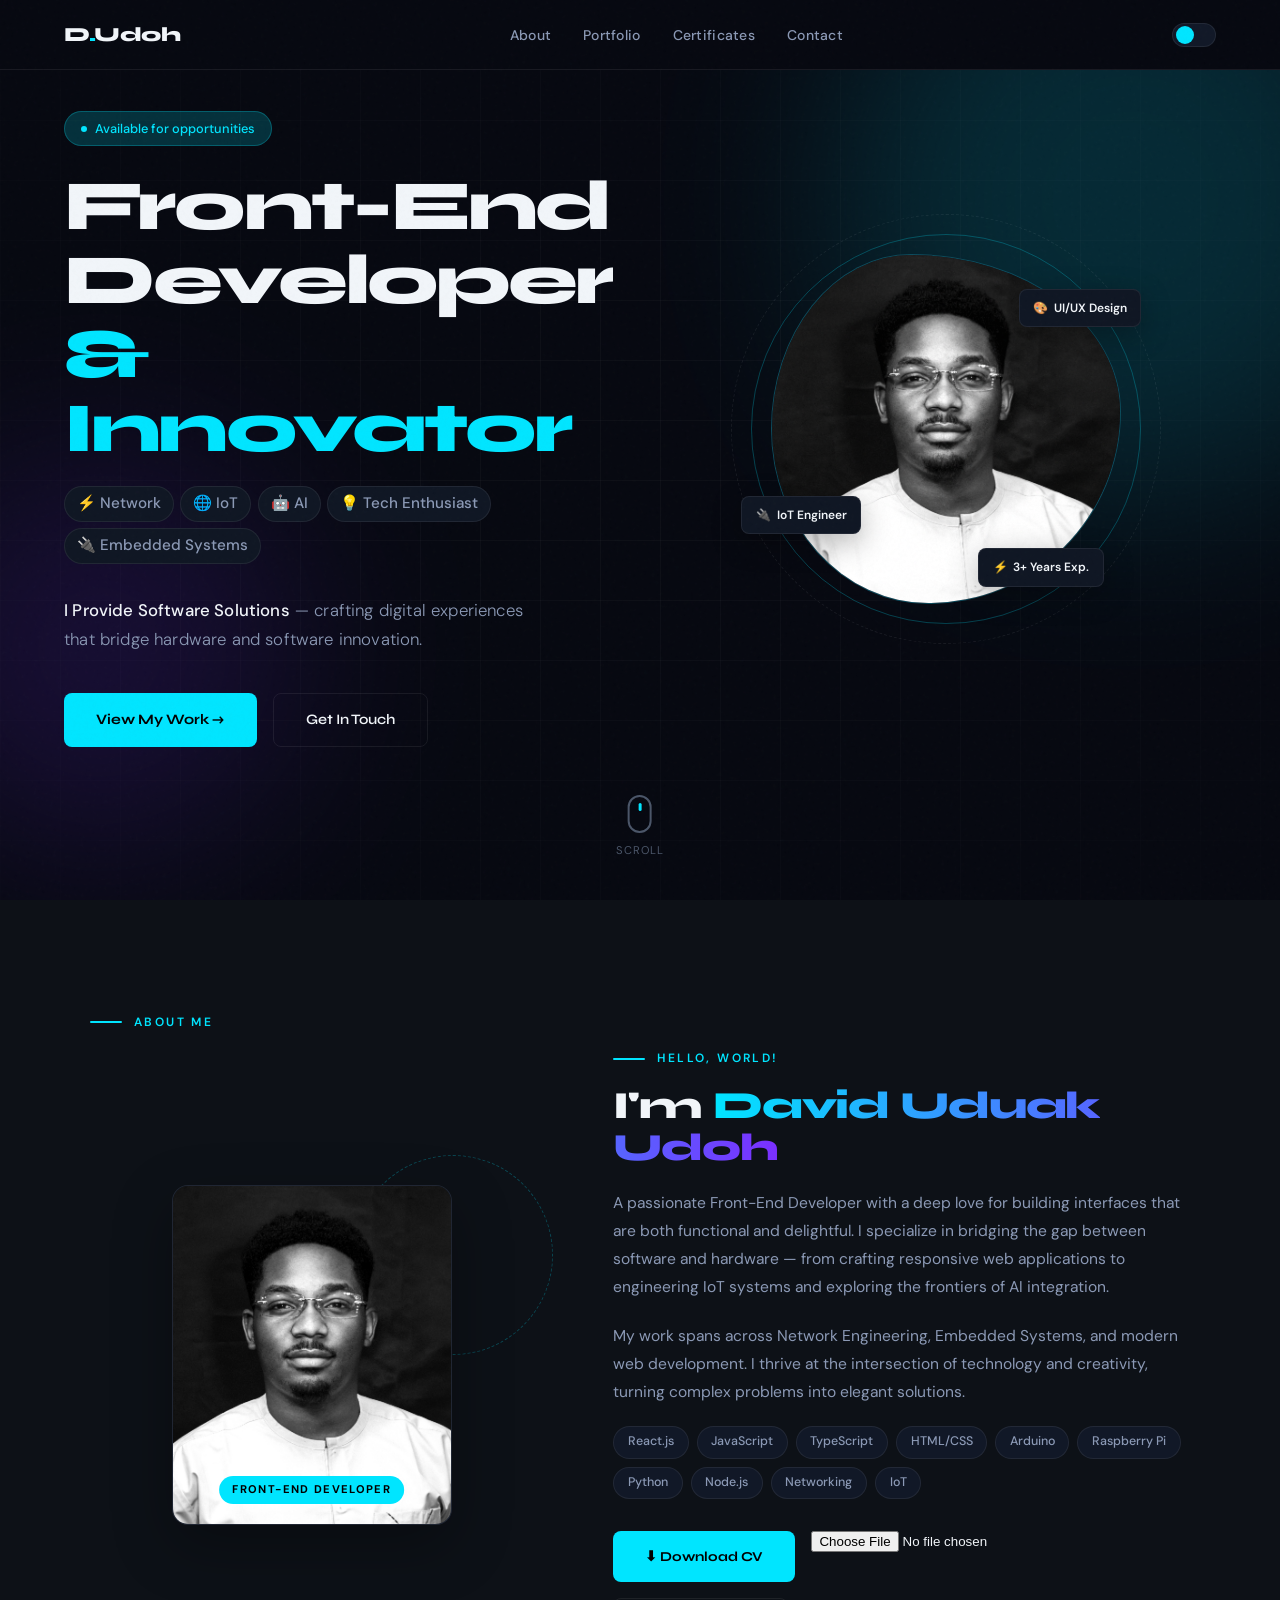
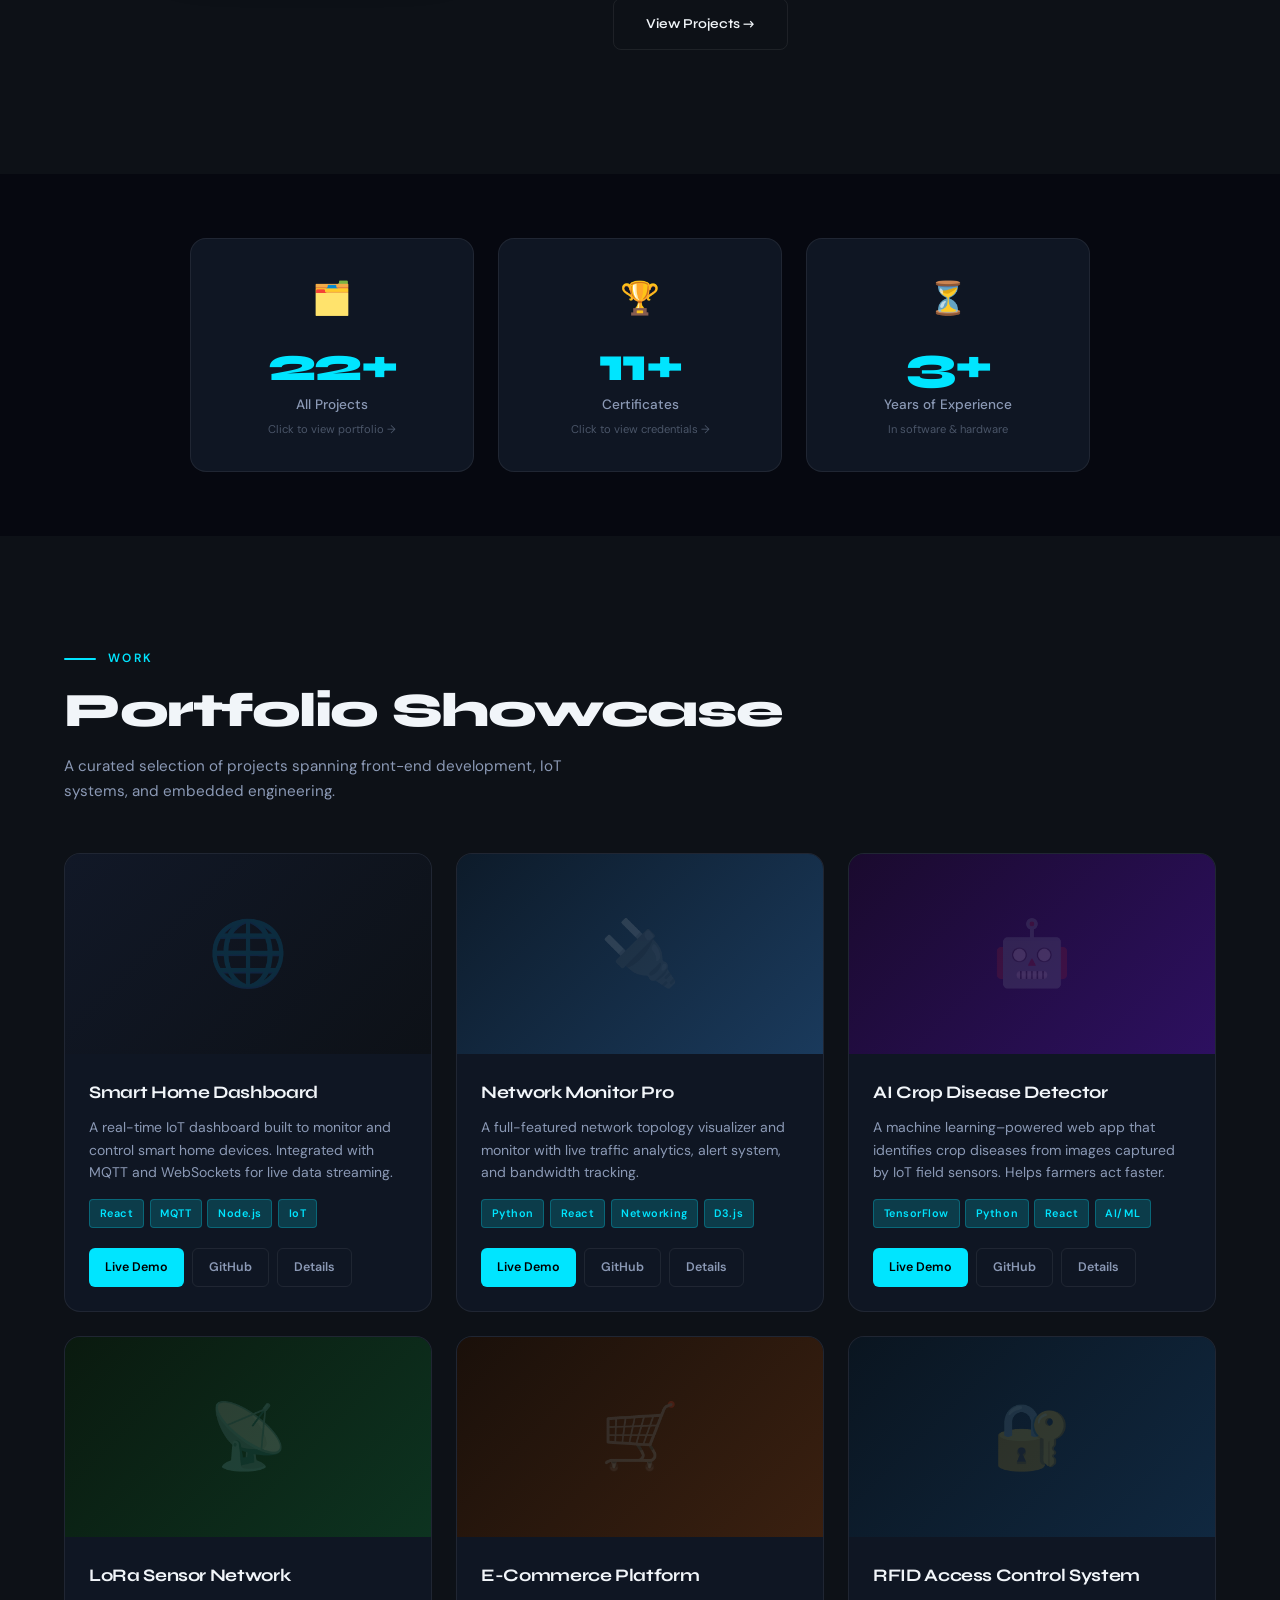
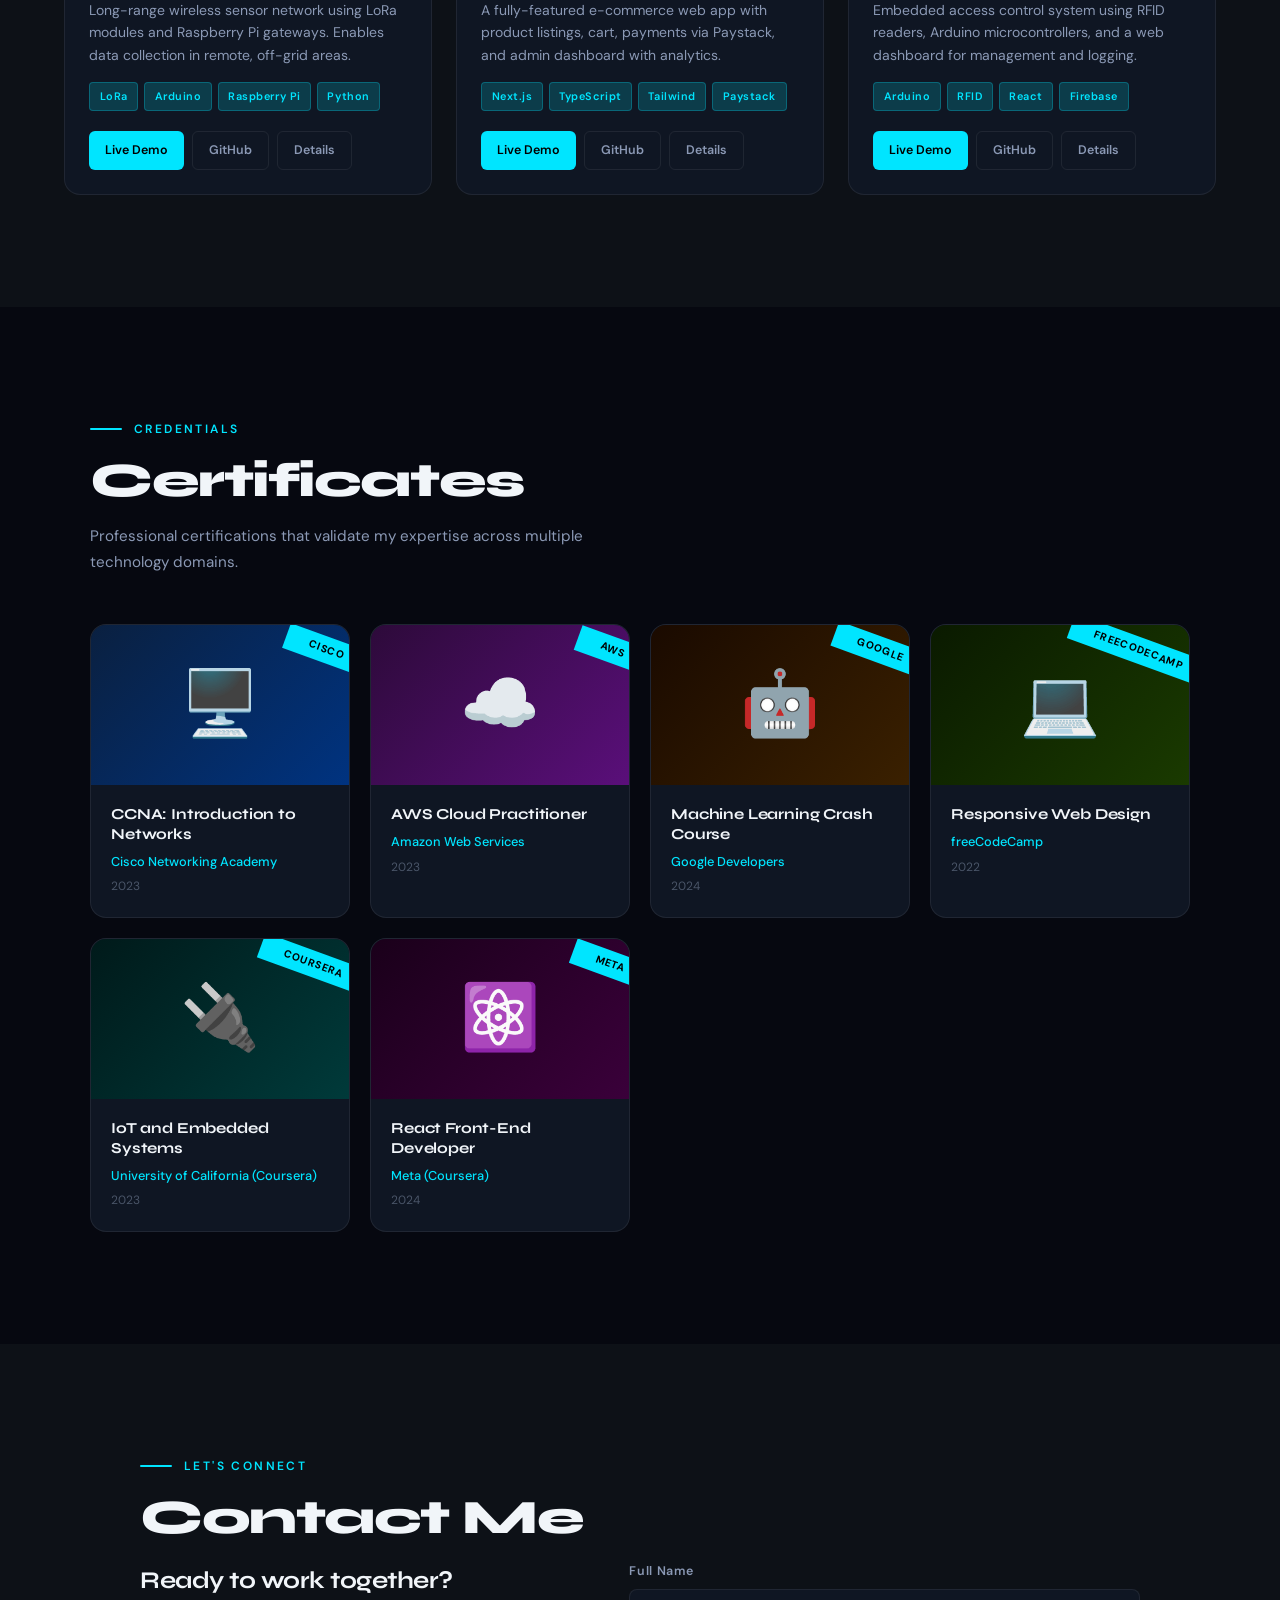
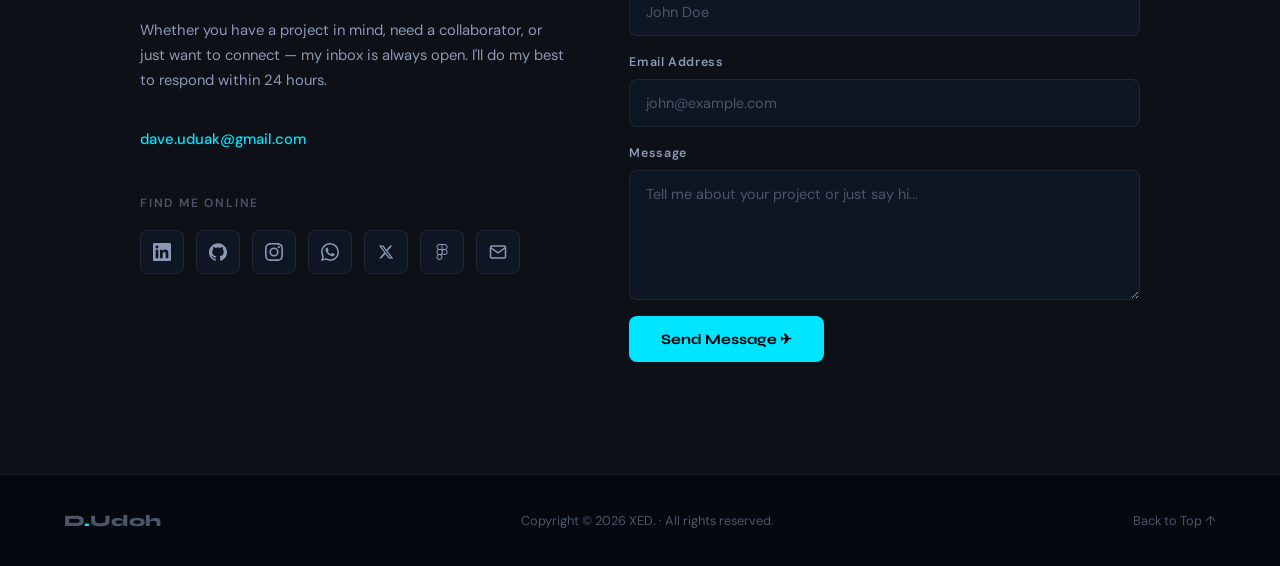
<file: portfolio.html>
<!DOCTYPE html>
<html lang="en" data-theme="dark">
<head>
  <meta charset="UTF-8">
  <meta name="viewport" content="width=device-width, initial-scale=1.0">
  <title>Udoh, David Uduak — Front-End Developer</title>


  <link rel="stylesheet" href="portfoliostyle.css">

  <link rel="preconnect" href="https://fonts.googleapis.com">
  <link rel="preconnect" href="https://fonts.gstatic.com" crossorigin>
  <link href="https://fonts.googleapis.com/css2?family=Syne:wght@400;600;700;800&family=DM+Sans:ital,opsz,wght@0,9..40,300;0,9..40,400;0,9..40,500;1,9..40,300&display=swap" rel="stylesheet">

</head>
<body>

  <nav id="navbar">
    <a href="#hero" class="nav-logo">D<span>.</span>Udoh</a>

    <ul class="nav-links">
      <li><a href="#about">About</a></li>
      <li><a href="#projects">Portfolio</a></li>
      <li><a href="#certificates">Certificates</a></li>
      <li><a href="#contact">Contact</a></li>
    </ul>

    <div class="nav-right">
      <button class="theme-toggle" id="themeToggle" aria-label="Toggle theme">
        <div class="theme-toggle-thumb" id="themeThumb">
          <span id="themeIcon">🌙</span>
        </div>
      </button>
      <button class="hamburger" id="hamburger" aria-label="Open menu">
        <span></span>
        <span></span>
        <span></span>
      </button>
    </div>
  </nav>

  <!-- Mobile Navigation -->
  <div class="mobile-nav" id="mobileNav">
    <a href="#about"        onclick="closeMobileNav()">About</a>
    <a href="#projects"     onclick="closeMobileNav()">Portfolio</a>
    <a href="#certificates" onclick="closeMobileNav()">Certificates</a>
    <a href="#contact"      onclick="closeMobileNav()">Contact</a>
  </div>



  <section id="hero">

    <!-- Background decorations -->
    <div class="hero-orb orb-1"></div>
    <div class="hero-orb orb-2"></div>
    <div class="hero-grid"></div>

    <div class="hero-inner">

      <!-- Left: Text Content -->
      <div class="hero-content">
        <div class="hero-badge">
          <div class="hero-badge-dot"></div>
          Available for opportunities
        </div>

        <h1 class="hero-title">
          <div class="hero-title-line"><span>Front-End</span></div>
          <div class="hero-title-line"><span>Developer</span></div>
          <div class="hero-title-line"><span>&amp; Innovator</span></div>
        </h1>

        <div class="hero-sub">
          <span class="sub-tag">⚡ Network</span>
          <span class="sub-tag">🌐 IoT</span>
          <span class="sub-tag">🤖 AI</span>
          <span class="sub-tag">💡 Tech Enthusiast</span>
          <span class="sub-tag">🔌 Embedded Systems</span>
        </div>

        <p class="hero-tagline">
          <strong>I Provide Software Solutions</strong> — crafting digital experiences<br>
          that bridge hardware and software innovation.
        </p>

        <div class="hero-cta">
          <a href="#projects" class="btn-primary">View My Work →</a>
          <a href="#contact"  class="btn-outline">Get In Touch</a>
        </div>
      </div>

      <!-- Right: Avatar Visual -->
      <div class="hero-visual">
        <div class="hero-avatar-wrap">
          <div class="hero-ring"></div>
          <div class="hero-ring-2"></div>

          <div class="hero-avatar-frame" id="heroAvatarFrame">
                <img src="David_Pic.JPG" alt="David Uduak Udoh">
          
          </div>

          <div class="hero-float-badge badge-1"><span>🎨</span> UI/UX Design</div>
          <div class="hero-float-badge badge-2"><span>🔌</span> IoT Engineer</div>
          <div class="hero-float-badge badge-3"><span>⚡</span> 3+ Years Exp.</div>
        </div>
      </div>

    </div>

    <!-- Scroll Indicator -->
    <div class="scroll-indicator" onclick="document.getElementById('about').scrollIntoView({behavior:'smooth'})">
      <div class="scroll-mouse">
        <div class="scroll-wheel"></div>
      </div>
      <span>Scroll</span>
    </div>

  </section>


  <!-- ============================================================
       ABOUT ME SECTION
  ============================================================ -->
  <section id="about">
    <div style="max-width:1100px; margin:0 auto;">

      <div class="section-label reveal">About Me</div>

      <div class="about-grid">

        <!-- Left: Photo Card -->
        <div class="about-photo-wrap reveal">
          <div class="about-deco-circle"></div>
          <div class="about-photo-card">
                <img src="David_Pic.JPG" alt="David Uduak Udoh">
            <!--
              Replace with actual photo:
              
            -->
            <div class="about-photo-placeholder">👨‍💻</div>
            <div class="about-photo-tag">Front-End Developer</div>
          </div>
        </div>

        <!-- Right: Bio Content -->
        <div class="about-content">
          <div class="section-label reveal">Hello, World!</div>

          <h2 class="about-name reveal">
            I'm <span class="about-name-highlight">David Uduak Udoh</span>
          </h2>

          <p class="about-bio reveal">
            A passionate Front-End Developer with a deep love for building interfaces that are both
            functional and delightful. I specialize in bridging the gap between software and hardware —
            from crafting responsive web applications to engineering IoT systems and exploring the
            frontiers of AI integration.
          </p>

          <p class="about-bio reveal">
            My work spans across Network Engineering, Embedded Systems, and modern web development.
            I thrive at the intersection of technology and creativity, turning complex problems into
            elegant solutions.
          </p>

          <div class="about-skills reveal">
            <span class="skill-chip">React.js</span>
            <span class="skill-chip">JavaScript</span>
            <span class="skill-chip">TypeScript</span>
            <span class="skill-chip">HTML/CSS</span>
            <span class="skill-chip">Arduino</span>
            <span class="skill-chip">Raspberry Pi</span>
            <span class="skill-chip">Python</span>
            <span class="skill-chip">Node.js</span>
            <span class="skill-chip">Networking</span>
            <span class="skill-chip">IoT</span>
          </div>

          <div class="about-cta reveal">
             <a href="DAVID_UDUAK_UDOH_Resume.pdf" target="_blank" download="DAVID_UDUAK_UDOH_Resume.pdf" class="btn-primary">⬇ Download CV</a>
            <input type="file" id="cv-input" accept=".pdf" onchange="handleCVUpload(event)">
            <a href="#projects" class="btn-outline">View Projects →</a>
          </div>

          <p style="font-size:0.72rem; color:var(--text-3); margin-top:0.75rem;" id="cv-status"></p>
        </div>

      </div>
    </div>
  </section>


  <!-- ============================================================
       STATS / QUICK OVERVIEW
  ============================================================ -->
  <section id="stats">
    <div class="stats-grid">

      <div class="stat-card reveal reveal-delay-1"
           onclick="document.getElementById('projects').scrollIntoView({behavior:'smooth'})">
        <div class="stat-icon">🗂️</div>
        <div class="stat-count" data-target="24" data-suffix="+">0</div>
        <div class="stat-label">All Projects</div>
        <div class="stat-sublabel">Click to view portfolio →</div>
      </div>

      <div class="stat-card reveal reveal-delay-2"
           onclick="document.getElementById('certificates').scrollIntoView({behavior:'smooth'})">
        <div class="stat-icon">🏆</div>
        <div class="stat-count" data-target="12" data-suffix="+">0</div>
        <div class="stat-label">Certificates</div>
        <div class="stat-sublabel">Click to view credentials →</div>
      </div>

      <div class="stat-card reveal reveal-delay-3">
        <div class="stat-icon">⏳</div>
        <div class="stat-count" data-target="3" data-suffix="+">0</div>
        <div class="stat-label">Years of Experience</div>
        <div class="stat-sublabel">In software &amp; hardware</div>
      </div>

    </div>
  </section>


  <!-- ============================================================
       PORTFOLIO SHOWCASE SECTION
  ============================================================ -->
  <section id="projects">
    <div style="max-width:1200px; margin:0 auto;">

      <div class="section-label reveal">Work</div>
      <h2 class="section-title reveal">Portfolio Showcase</h2>
      <p class="reveal" style="color:var(--text-2); font-size:0.95rem; max-width:550px; margin-bottom:3rem;">
        A curated selection of projects spanning front-end development, IoT systems, and embedded engineering.
      </p>

      <div class="projects-grid" id="projectsGrid">

        <!-- Project 1 -->
        <div class="project-card reveal">
          <div class="project-img">
            <div class="project-img-placeholder">🌐</div>
            <div class="project-overlay">
              <a href="#" class="btn-sm btn-sm-primary" target="_blank">↗ Demo</a>
              <a href="#" class="btn-sm btn-sm-ghost"   target="_blank">⌥ Code</a>
            </div>
          </div>
          <div class="project-body">
            <div class="project-title">Smart Home Dashboard</div>
            <p class="project-desc">
              A real-time IoT dashboard built to monitor and control smart home devices.
              Integrated with MQTT and WebSockets for live data streaming.
            </p>
            <div class="project-tags">
              <span class="project-tag">React</span>
              <span class="project-tag">MQTT</span>
              <span class="project-tag">Node.js</span>
              <span class="project-tag">IoT</span>
            </div>
            <div class="project-actions">
              <a href="#" class="btn-sm btn-sm-primary" target="_blank">Live Demo</a>
              <a href="#" class="btn-sm btn-sm-ghost"   target="_blank">GitHub</a>
              <button class="btn-sm btn-sm-ghost">Details</button>
            </div>
          </div>
        </div>

        <!-- Project 2 -->
        <div class="project-card reveal reveal-delay-1">
          <div class="project-img" style="background:linear-gradient(135deg,#0d1b2a,#1a3a5c)">
            <div class="project-img-placeholder">🔌</div>
            <div class="project-overlay">
              <a href="#" class="btn-sm btn-sm-primary" target="_blank">↗ Demo</a>
              <a href="#" class="btn-sm btn-sm-ghost"   target="_blank">⌥ Code</a>
            </div>
          </div>
          <div class="project-body">
            <div class="project-title">Network Monitor Pro</div>
            <p class="project-desc">
              A full-featured network topology visualizer and monitor with live traffic analytics,
              alert system, and bandwidth tracking.
            </p>
            <div class="project-tags">
              <span class="project-tag">Python</span>
              <span class="project-tag">React</span>
              <span class="project-tag">Networking</span>
              <span class="project-tag">D3.js</span>
            </div>
            <div class="project-actions">
              <a href="#" class="btn-sm btn-sm-primary" target="_blank">Live Demo</a>
              <a href="#" class="btn-sm btn-sm-ghost"   target="_blank">GitHub</a>
              <button class="btn-sm btn-sm-ghost">Details</button>
            </div>
          </div>
        </div>

        <!-- Project 3 -->
        <div class="project-card reveal reveal-delay-2">
          <div class="project-img" style="background:linear-gradient(135deg,#1a0a2e,#2d1060)">
            <div class="project-img-placeholder">🤖</div>
            <div class="project-overlay">
              <a href="#" class="btn-sm btn-sm-primary" target="_blank">↗ Demo</a>
              <a href="#" class="btn-sm btn-sm-ghost"   target="_blank">⌥ Code</a>
            </div>
          </div>
          <div class="project-body">
            <div class="project-title">AI Crop Disease Detector</div>
            <p class="project-desc">
              A machine learning–powered web app that identifies crop diseases from images captured
              by IoT field sensors. Helps farmers act faster.
            </p>
            <div class="project-tags">
              <span class="project-tag">TensorFlow</span>
              <span class="project-tag">Python</span>
              <span class="project-tag">React</span>
              <span class="project-tag">AI/ML</span>
            </div>
            <div class="project-actions">
              <a href="#" class="btn-sm btn-sm-primary" target="_blank">Live Demo</a>
              <a href="#" class="btn-sm btn-sm-ghost"   target="_blank">GitHub</a>
              <button class="btn-sm btn-sm-ghost">Details</button>
            </div>
          </div>
        </div>

        <!-- Project 4 -->
        <div class="project-card reveal reveal-delay-3">
          <div class="project-img" style="background:linear-gradient(135deg,#0a1a0f,#0d3320)">
            <div class="project-img-placeholder">📡</div>
            <div class="project-overlay">
              <a href="#" class="btn-sm btn-sm-primary" target="_blank">↗ Demo</a>
              <a href="#" class="btn-sm btn-sm-ghost"   target="_blank">⌥ Code</a>
            </div>
          </div>
          <div class="project-body">
            <div class="project-title">LoRa Sensor Network</div>
            <p class="project-desc">
              Long-range wireless sensor network using LoRa modules and Raspberry Pi gateways.
              Enables data collection in remote, off-grid areas.
            </p>
            <div class="project-tags">
              <span class="project-tag">LoRa</span>
              <span class="project-tag">Arduino</span>
              <span class="project-tag">Raspberry Pi</span>
              <span class="project-tag">Python</span>
            </div>
            <div class="project-actions">
              <a href="#" class="btn-sm btn-sm-primary" target="_blank">Live Demo</a>
              <a href="#" class="btn-sm btn-sm-ghost"   target="_blank">GitHub</a>
              <button class="btn-sm btn-sm-ghost">Details</button>
            </div>
          </div>
        </div>

        <!-- Project 5 -->
        <div class="project-card reveal reveal-delay-1">
          <div class="project-img" style="background:linear-gradient(135deg,#1a100a,#3a2010)">
            <div class="project-img-placeholder">🛒</div>
            <div class="project-overlay">
              <a href="#" class="btn-sm btn-sm-primary" target="_blank">↗ Demo</a>
              <a href="#" class="btn-sm btn-sm-ghost"   target="_blank">⌥ Code</a>
            </div>
          </div>
          <div class="project-body">
            <div class="project-title">E-Commerce Platform</div>
            <p class="project-desc">
              A fully-featured e-commerce web app with product listings, cart, payments via Paystack,
              and admin dashboard with analytics.
            </p>
            <div class="project-tags">
              <span class="project-tag">Next.js</span>
              <span class="project-tag">TypeScript</span>
              <span class="project-tag">Tailwind</span>
              <span class="project-tag">Paystack</span>
            </div>
            <div class="project-actions">
              <a href="#" class="btn-sm btn-sm-primary" target="_blank">Live Demo</a>
              <a href="#" class="btn-sm btn-sm-ghost"   target="_blank">GitHub</a>
              <button class="btn-sm btn-sm-ghost">Details</button>
            </div>
          </div>
        </div>

        <!-- Project 6 -->
        <div class="project-card reveal reveal-delay-2">
          <div class="project-img" style="background:linear-gradient(135deg,#0a1520,#102840)">
            <div class="project-img-placeholder">🔐</div>
            <div class="project-overlay">
              <a href="#" class="btn-sm btn-sm-primary" target="_blank">↗ Demo</a>
              <a href="#" class="btn-sm btn-sm-ghost"   target="_blank">⌥ Code</a>
            </div>
          </div>
          <div class="project-body">
            <div class="project-title">RFID Access Control System</div>
            <p class="project-desc">
              Embedded access control system using RFID readers, Arduino microcontrollers, and
              a web dashboard for management and logging.
            </p>
            <div class="project-tags">
              <span class="project-tag">Arduino</span>
              <span class="project-tag">RFID</span>
              <span class="project-tag">React</span>
              <span class="project-tag">Firebase</span>
            </div>
            <div class="project-actions">
              <a href="#" class="btn-sm btn-sm-primary" target="_blank">Live Demo</a>
              <a href="#" class="btn-sm btn-sm-ghost"   target="_blank">GitHub</a>
              <button class="btn-sm btn-sm-ghost">Details</button>
            </div>
          </div>
        </div>

      </div>
    </div>
  </section>


  <!-- ============================================================
       CERTIFICATES SECTION
  ============================================================ -->
  <section id="certificates">
    <div style="max-width:1100px; margin:0 auto;">

      <div class="section-label reveal">Credentials</div>
      <h2 class="section-title reveal">Certificates</h2>
      <p class="reveal" style="color:var(--text-2); font-size:0.95rem; max-width:550px; margin-bottom:3rem;">
        Professional certifications that validate my expertise across multiple technology domains.
      </p>

      <div class="certs-grid">

        <!-- Certificate 1 -->
        <div class="cert-card reveal">
          <div class="cert-badge" style="background:linear-gradient(135deg,#0a2040,#003380)">
            <span>🖥️</span>
            <div class="cert-badge-ribbon">CISCO</div>
          </div>
          <div class="cert-info">
            <div class="cert-title">CCNA: Introduction to Networks</div>
            <div class="cert-org">Cisco Networking Academy</div>
            <div class="cert-year">2023</div>
          </div>
        </div>

        <!-- Certificate 2 -->
        <div class="cert-card reveal reveal-delay-1">
          <div class="cert-badge" style="background:linear-gradient(135deg,#2d0a3a,#5a0f7a)">
            <span>☁️</span>
            <div class="cert-badge-ribbon">AWS</div>
          </div>
          <div class="cert-info">
            <div class="cert-title">AWS Cloud Practitioner</div>
            <div class="cert-org">Amazon Web Services</div>
            <div class="cert-year">2023</div>
          </div>
        </div>

        <!-- Certificate 3 -->
        <div class="cert-card reveal reveal-delay-2">
          <div class="cert-badge" style="background:linear-gradient(135deg,#1a0a00,#3a2000)">
            <span>🤖</span>
            <div class="cert-badge-ribbon">GOOGLE</div>
          </div>
          <div class="cert-info">
            <div class="cert-title">Machine Learning Crash Course</div>
            <div class="cert-org">Google Developers</div>
            <div class="cert-year">2024</div>
          </div>
        </div>

        <!-- Certificate 4 -->
        <div class="cert-card reveal reveal-delay-3">
          <div class="cert-badge" style="background:linear-gradient(135deg,#0a1a00,#1a3a00)">
            <span>💻</span>
            <div class="cert-badge-ribbon">FREECODECAMP</div>
          </div>
          <div class="cert-info">
            <div class="cert-title">Responsive Web Design</div>
            <div class="cert-org">freeCodeCamp</div>
            <div class="cert-year">2022</div>
          </div>
        </div>

        <!-- Certificate 5 -->
        <div class="cert-card reveal reveal-delay-1">
          <div class="cert-badge" style="background:linear-gradient(135deg,#001a1a,#003a3a)">
            <span>🔌</span>
            <div class="cert-badge-ribbon">COURSERA</div>
          </div>
          <div class="cert-info">
            <div class="cert-title">IoT and Embedded Systems</div>
            <div class="cert-org">University of California (Coursera)</div>
            <div class="cert-year">2023</div>
          </div>
        </div>

        <!-- Certificate 6 -->
        <div class="cert-card reveal reveal-delay-2">
          <div class="cert-badge" style="background:linear-gradient(135deg,#1a001a,#3a003a)">
            <span>⚛️</span>
            <div class="cert-badge-ribbon">META</div>
          </div>
          <div class="cert-info">
            <div class="cert-title">React Front-End Developer</div>
            <div class="cert-org">Meta (Coursera)</div>
            <div class="cert-year">2024</div>
          </div>
        </div>

      </div>
    </div>
  </section>


  <!-- ============================================================
       CONTACT ME SECTION
  ============================================================ -->
  <section id="contact">
    <div style="max-width:1000px; margin:0 auto;">

      <div class="section-label reveal">Let's Connect</div>
      <h2 class="section-title reveal">Contact Me</h2>

      <div class="contact-wrap">

        <!-- Left: Info + Social Links -->
        <div class="reveal">
          <h3 class="contact-info-title">Ready to work together?</h3>
          <p class="contact-desc">
            Whether you have a project in mind, need a collaborator, or just want to connect —
            my inbox is always open. I'll do my best to respond within 24 hours.
          </p>

          <a href="mailto:davidudoh@email.com" class="contact-email-link">
            dave.uduak@gmail.com
          </a>

          <div class="social-title">Find me online</div>
          <div class="social-icons">

            <!-- LinkedIn -->
            <a href="https://linkedin.com/in/david-uduak01" target="_blank" class="social-icon" title="LinkedIn">
              <svg width="18" height="18" viewBox="0 0 24 24" fill="currentColor">
                <path d="M20.447 20.452h-3.554v-5.569c0-1.328-.027-3.037-1.852-3.037-1.853 0-2.136 1.445-2.136 2.939v5.667H9.351V9h3.414v1.561h.046c.477-.9 1.637-1.85 3.37-1.85 3.601 0 4.267 2.37 4.267 5.455v6.286zM5.337 7.433c-1.144 0-2.063-.926-2.063-2.065 0-1.138.92-2.063 2.063-2.063 1.14 0 2.064.925 2.064 2.063 0 1.139-.925 2.065-2.064 2.065zm1.782 13.019H3.555V9h3.564v11.452zM22.225 0H1.771C.792 0 0 .774 0 1.729v20.542C0 23.227.792 24 1.771 24h20.451C23.2 24 24 23.227 24 22.271V1.729C24 .774 23.2 0 22.222 0h.003z"/>
              </svg>
            </a>

            <!-- GitHub -->
            <a href="https://github.com/daviduduak" target="_blank" class="social-icon" title="GitHub">
              <svg width="18" height="18" viewBox="0 0 24 24" fill="currentColor">
                <path d="M12 .297c-6.63 0-12 5.373-12 12 0 5.303 3.438 9.8 8.205 11.385.6.113.82-.258.82-.577 0-.285-.01-1.04-.015-2.04-3.338.724-4.042-1.61-4.042-1.61C4.422 18.07 3.633 17.7 3.633 17.7c-1.087-.744.084-.729.084-.729 1.205.084 1.838 1.236 1.838 1.236 1.07 1.835 2.809 1.305 3.495.998.108-.776.417-1.305.76-1.605-2.665-.3-5.466-1.332-5.466-5.93 0-1.31.465-2.38 1.235-3.22-.135-.303-.54-1.523.105-3.176 0 0 1.005-.322 3.3 1.23.96-.267 1.98-.399 3-.405 1.02.006 2.04.138 3 .405 2.28-1.552 3.285-1.23 3.285-1.23.645 1.653.24 2.873.12 3.176.765.84 1.23 1.91 1.23 3.22 0 4.61-2.805 5.625-5.475 5.92.42.36.81 1.096.81 2.22 0 1.606-.015 2.896-.015 3.286 0 .315.21.69.825.57C20.565 22.092 24 17.592 24 12.297c0-6.627-5.373-12-12-12"/>
              </svg>
            </a>

            <!-- Instagram -->
            <a href="https://instagram.com/xavier.ed_" target="_blank" class="social-icon" title="Instagram">
              <svg width="18" height="18" viewBox="0 0 24 24" fill="currentColor">
                <path d="M12 2.163c3.204 0 3.584.012 4.85.07 3.252.148 4.771 1.691 4.919 4.919.058 1.265.069 1.645.069 4.849 0 3.205-.012 3.584-.069 4.849-.149 3.225-1.664 4.771-4.919 4.919-1.266.058-1.644.07-4.85.07-3.204 0-3.584-.012-4.849-.07-3.26-.149-4.771-1.699-4.919-4.92-.058-1.265-.07-1.644-.07-4.849 0-3.204.013-3.583.07-4.849.149-3.227 1.664-4.771 4.919-4.919 1.266-.057 1.645-.069 4.849-.069zM12 0C8.741 0 8.333.014 7.053.072 2.695.272.273 2.69.073 7.052.014 8.333 0 8.741 0 12c0 3.259.014 3.668.072 4.948.2 4.358 2.618 6.78 6.98 6.98C8.333 23.986 8.741 24 12 24c3.259 0 3.668-.014 4.948-.072 4.354-.2 6.782-2.618 6.979-6.98.059-1.28.073-1.689.073-4.948 0-3.259-.014-3.667-.072-4.947-.196-4.354-2.617-6.78-6.979-6.98C15.668.014 15.259 0 12 0zm0 5.838a6.162 6.162 0 100 12.324 6.162 6.162 0 000-12.324zM12 16a4 4 0 110-8 4 4 0 010 8zm6.406-11.845a1.44 1.44 0 100 2.881 1.44 1.44 0 000-2.881z"/>
              </svg>
            </a>

            <!-- WhatsApp -->
            <a href="https://wa.me/2348074657635" target="_blank" class="social-icon" title="WhatsApp">
              <svg width="18" height="18" viewBox="0 0 24 24" fill="currentColor">
                <path d="M17.472 14.382c-.297-.149-1.758-.867-2.03-.967-.273-.099-.471-.148-.67.15-.197.297-.767.966-.94 1.164-.173.199-.347.223-.644.075-.297-.15-1.255-.463-2.39-1.475-.883-.788-1.48-1.761-1.653-2.059-.173-.297-.018-.458.13-.606.134-.133.298-.347.446-.52.149-.174.198-.298.298-.497.099-.198.05-.371-.025-.52-.075-.149-.669-1.612-.916-2.207-.242-.579-.487-.5-.669-.51-.173-.008-.371-.01-.57-.01-.198 0-.52.074-.792.372-.272.297-1.04 1.016-1.04 2.479 0 1.462 1.065 2.875 1.213 3.074.149.198 2.096 3.2 5.077 4.487.709.306 1.262.489 1.694.625.712.227 1.36.195 1.871.118.571-.085 1.758-.719 2.006-1.413.248-.694.248-1.289.173-1.413-.074-.124-.272-.198-.57-.347m-5.421 7.403h-.004a9.87 9.87 0 01-5.031-1.378l-.361-.214-3.741.982.998-3.648-.235-.374a9.86 9.86 0 01-1.51-5.26c.001-5.45 4.436-9.884 9.888-9.884 2.64 0 5.122 1.03 6.988 2.898a9.825 9.825 0 012.893 6.994c-.003 5.45-4.437 9.884-9.885 9.884m8.413-18.297A11.815 11.815 0 0012.05 0C5.495 0 .16 5.335.157 11.892c0 2.096.547 4.142 1.588 5.945L.057 24l6.305-1.654a11.882 11.882 0 005.683 1.448h.005c6.554 0 11.89-5.335 11.893-11.893a11.821 11.821 0 00-3.48-8.413z"/>
              </svg>
            </a>

            <!-- Twitter / X -->
            <a href="https://twitter.com/XavierED_1" target="_blank" class="social-icon" title="Twitter (X)">
              <svg width="16" height="16" viewBox="0 0 24 24" fill="currentColor">
                <path d="M18.244 2.25h3.308l-7.227 8.26 8.502 11.24H16.17l-5.214-6.817L4.99 21.75H1.68l7.73-8.835L1.254 2.25H8.08l4.713 6.231zm-1.161 17.52h1.833L7.084 4.126H5.117z"/>
              </svg>
            </a>

            <!-- Figma -->
            <a href="https://figma.com/@yourprofile" target="_blank" class="social-icon" title="Figma">
              <svg width="16" height="16" viewBox="0 0 24 24" fill="currentColor">
                <path d="M15.852 8.981h-4.588V0h4.588c2.476 0 4.49 2.014 4.49 4.49s-2.014 4.491-4.49 4.491zM12.735 7.51h3.117c1.665 0 3.019-1.355 3.019-3.019s-1.355-3.019-3.019-3.019h-3.117V7.51zm0 1.471H8.148c-2.476 0-4.49-2.014-4.49-4.49S5.672 0 8.148 0h4.588v8.981zm-4.587-7.51c-1.665 0-3.019 1.355-3.019 3.019s1.354 3.02 3.019 3.02h3.117V1.471H8.148zm4.587 15.019H8.148c-2.476 0-4.49-2.014-4.49-4.49s2.014-4.49 4.49-4.49h4.588v8.98zM8.148 8.981c-1.665 0-3.019 1.355-3.019 3.019s1.355 3.019 3.019 3.019h3.117V8.981H8.148zM8.172 24c-2.489 0-4.515-2.014-4.515-4.49s2.026-4.49 4.515-4.49c2.49 0 4.515 2.014 4.515 4.49S10.661 24 8.172 24zm0-7.509c-1.665 0-3.019 1.355-3.019 3.019s1.355 3.019 3.019 3.019 3.019-1.355 3.019-3.019-1.354-3.019-3.019-3.019zm7.703 0h-.098c-2.476 0-4.49-2.014-4.49-4.49s2.014-4.49 4.49-4.49h.098c2.476 0 4.49 2.014 4.49 4.49s-2.014 4.49-4.49 4.49zm-.097-7.509c-1.665 0-3.019 1.355-3.019 3.019s1.355 3.019 3.019 3.019h.098c1.665 0 3.019-1.355 3.019-3.019s-1.355-3.019-3.019-3.019h-.098z"/>
              </svg>
            </a>

            <!-- Email -->
            <a href="mailto:dave.uduak@gmail.com" class="social-icon" title="Email">
              <svg width="18" height="18" viewBox="0 0 24 24" fill="none" stroke="currentColor" stroke-width="2">
                <path d="M4 4h16c1.1 0 2 .9 2 2v12c0 1.1-.9 2-2 2H4c-1.1 0-2-.9-2-2V6c0-1.1.9-2 2-2z"/>
                <polyline points="22,6 12,13 2,6"/>
              </svg>
            </a>

          </div>
        </div>

        <!-- Right: Contact Form -->
        <div class="reveal reveal-delay-2">
          <form class="contact-form" id="contactForm" onsubmit="handleFormSubmit(event)">

            <div class="form-group">
              <label class="form-label" for="formName">Full Name</label>
              <input type="text" id="formName" class="form-input" placeholder="John Doe" required>
            </div>

            <div class="form-group">
              <label class="form-label" for="formEmail">Email Address</label>
              <input type="email" id="formEmail" class="form-input" placeholder="john@example.com" required>
            </div>

            <div class="form-group">
              <label class="form-label" for="formMessage">Message</label>
              <textarea id="formMessage" class="form-input" placeholder="Tell me about your project or just say hi..." required></textarea>
            </div>

            <div class="form-success" id="formSuccess">
              ✓ Message sent! I'll get back to you shortly.
            </div>

            <button type="submit" class="form-btn">Send Message ✈</button>

          </form>
        </div>

      </div>
    </div>
  </section>

  <footer>
    <div class="footer-logo">D<span>.</span>Udoh</div>
    <div>Copyright © 2026 XED. &middot;  All rights reserved. </div>
    <div>
      <a href="#hero" class="footer-back">Back to Top ↑</a>
    </div>
  </footer>

  <script src="script.js"></script>
</body>
</html>
</file>
<file: portfoliostyle.css>
:root {
  --accent: #00E5FF;
  --accent-2: #7B2FFF;
  --accent-glow: rgba(0,229,255,0.18);
  --font-display: 'Syne', sans-serif;
  --font-body: 'DM Sans', sans-serif;
  --transition: 0.35s cubic-bezier(0.4,0,0.2,1);
  --radius: 16px;
  --radius-sm: 8px;
}

[data-theme="dark"] {
  --bg: #060810;
  --bg-2: #0D1117;
  --bg-3: #111827;
  --bg-card: #0f1623;
  --border: rgba(255,255,255,0.07);
  --border-accent: rgba(0,229,255,0.25);
  --text: #F1F5F9;
  --text-2: #8B99B5;
  --text-3: #4A5568;
  --nav-bg: rgba(6,8,16,0.85);
}

[data-theme="light"] {
  --bg: #F8FAFF;
  --bg-2: #EEF2FF;
  --bg-3: #E2E8FF;
  --bg-card: #FFFFFF;
  --border: rgba(0,0,0,0.08);
  --border-accent: rgba(0,150,200,0.3);
  --text: #0A0F1E;
  --text-2: #4A5568;
  --text-3: #9AA5B4;
  --nav-bg: rgba(248,250,255,0.88);
  --accent: #006EDF;
  --accent-2: #6B21E8;
  --accent-glow: rgba(0,110,223,0.12);
}

/*  RESET & BASE  */
*, *::before, *::after {
  box-sizing: border-box;
  margin: 0;
  padding: 0;
}

html {
  scroll-behavior: smooth;
  font-size: 16px;
}

body {
  font-family: var(--font-body);
  background: var(--bg);
  color: var(--text);
  line-height: 1.7;
  transition: background var(--transition), color var(--transition);
  overflow-x: hidden;
}

a {
  text-decoration: none;
  color: inherit;
}

img {
  max-width: 100%;
  display: block;
}

ul {
  list-style: none;
}

/*  NOISE TEXTURE OVERLAY  */
body::before {
  content: '';
  position: fixed;
  inset: 0;
  background-image: url("data:image/svg+xml,%3Csvg viewBox='0 0 256 256' xmlns='http://www.w3.org/2000/svg'%3E%3Cfilter id='noise'%3E%3CfeTurbulence type='fractalNoise' baseFrequency='0.9' numOctaves='4' stitchTiles='stitch'/%3E%3C/filter%3E%3Crect width='100%25' height='100%25' filter='url(%23noise)' opacity='0.04'/%3E%3C/svg%3E");
  pointer-events: none;
  z-index: 1000;
  opacity: 0.5;
}

/*  SCROLLBAR  */
::-webkit-scrollbar { width: 5px; }
::-webkit-scrollbar-track { background: var(--bg-2); }
::-webkit-scrollbar-thumb { background: var(--accent); border-radius: 10px; }

/*  NAVBAR  */
nav {
  position: fixed;
  top: 0; left: 0; right: 0;
  z-index: 900;
  /* Extend into safe area (Dynamic Island / notch) */
  padding-top: env(safe-area-inset-top, 0px);
  padding-left: 5%;
  padding-right: 5%;
  padding-bottom: 0;
  /* Height accounts for safe area */
  min-height: calc(70px + env(safe-area-inset-top, 0px));
  height: auto;
  display: flex;
  align-items: center;
  justify-content: space-between;
  background: var(--bg);
  backdrop-filter: blur(20px);
  -webkit-backdrop-filter: blur(20px);
  border-bottom: 1px solid var(--border);
  transition: background var(--transition), box-shadow var(--transition);
}

nav.scrolled {
  box-shadow: 0 4px 30px rgba(0,0,0,0.2);
}

.nav-logo {
  font-family: var(--font-display);
  font-weight: 800;
  font-size: 1.25rem;
  letter-spacing: -0.02em;
}

.nav-logo span { color: var(--accent); }

.nav-links {
  display: flex;
  gap: 2rem;
  align-items: center;
}

.nav-links a {
  font-size: 0.875rem;
  font-weight: 500;
  letter-spacing: 0.02em;
  color: var(--text-2);
  position: relative;
  transition: color var(--transition);
}

.nav-links a::after {
  content: '';
  position: absolute;
  bottom: -4px; left: 0;
  width: 0; height: 2px;
  background: var(--accent);
  border-radius: 2px;
  transition: width var(--transition);
}

.nav-links a:hover { color: var(--accent); }
.nav-links a:hover::after { width: 100%; }

.nav-right {
  display: flex;
  align-items: center;
  gap: 1rem;
}

/*  THEME TOGGLE  */
.theme-toggle {
  width: 44px; height: 24px;
  background: var(--bg-3);
  border: 1px solid var(--border);
  border-radius: 50px;
  cursor: pointer;
  position: relative;
  transition: background var(--transition);
  display: flex;
  align-items: center;
  padding: 3px;
}

.theme-toggle-thumb {
  width: 18px; height: 18px;
  background: var(--accent);
  border-radius: 50%;
  transition: transform var(--transition);
  display: flex;
  align-items: center;
  justify-content: center;
  font-size: 10px;
}

[data-theme="light"] .theme-toggle-thumb {
  transform: translateX(20px);
}
  

/*  HAMBURGER  */
.hamburger {
  display: none;
  flex-direction: column;
  gap: 5px;
  cursor: pointer;
  padding: 5px;
  background: none;
  border: none;
}

.hamburger span {
  display: block;
  width: 24px; height: 2px;
  background: var(--text);
  border-radius: 2px;
  transition: transform var(--transition), opacity var(--transition);
}

/*  MOBILE NAV  */
.mobile-nav {
  display: none;
  position: fixed;
  top: 70px; left: 0; right: 0;
  background: var(--nav-bg);
  backdrop-filter: blur(20px);
  border-bottom: 1px solid var(--border);
  padding: 1.5rem 5%;
  flex-direction: column;
  gap: 1.25rem;
  z-index: 899;
  transform: translateY(-110%);
  transition: transform var(--transition);
}

.mobile-nav.open {
  transform: translateY(0);
  display: flex;
}

.mobile-nav a {
  font-size: 1rem;
  font-weight: 500;
  color: var(--text-2);
}

.mobile-nav a:hover { color: var(--accent); }

/*  SECTIONS  */
section { padding: 7rem 5%; }

.section-label {
  font-size: 0.75rem;
  font-weight: 600;
  letter-spacing: 0.2em;
  text-transform: uppercase;
  color: var(--accent);
  display: flex;
  align-items: center;
  gap: 0.75rem;
  margin-bottom: 1rem;
}

.section-label::before {
  content: '';
  display: block;
  width: 2rem; height: 2px;
  background: var(--accent);
  border-radius: 2px;
}

.section-title {
  font-family: var(--font-display);
  font-size: clamp(2rem, 4vw, 3rem);
  font-weight: 800;
  line-height: 1.1;
  letter-spacing: -0.03em;
  margin-bottom: 1rem;
}

/*  HERO  */
#hero {
  min-height: 100vh;
  display: flex;
  align-items: center;
  padding-top: calc(70px + env(safe-area-inset-top, 0px));
  position: relative;
  overflow: hidden;
}

.hero-orb {
  position: absolute;
  border-radius: 50%;
  filter: blur(100px);
  opacity: 0.15;
  pointer-events: none;
  animation: floatOrb 8s ease-in-out infinite;
}

.orb-1 {
  width: 600px; height: 600px;
  background: var(--accent);
  top: -100px; right: -150px;
  animation-delay: 0s;
}

.orb-2 {
  width: 400px; height: 400px;
  background: var(--accent-2);
  bottom: 50px; left: -100px;
  animation-delay: -4s;
}

@keyframes floatOrb {
  0%, 100% { transform: translate(0, 0) scale(1); }
  50% { transform: translate(30px, -30px) scale(1.05); }
}

.hero-grid {
  position: absolute;
  inset: 0;
  background-image:
    linear-gradient(var(--border) 1px, transparent 1px),
    linear-gradient(90deg, var(--border) 1px, transparent 1px);
  background-size: 60px 60px;
  opacity: 0.4;
  mask-image: radial-gradient(ellipse 80% 80% at 50% 50%, black 20%, transparent 100%);
}

.hero-inner {
  position: relative;
  z-index: 2;
  max-width: 1200px;
  margin: 0 auto;
  width: 100%;
  display: grid;
  grid-template-columns: 1fr 1fr;
  gap: 4rem;
  align-items: center;
}

.hero-content {
  animation: fadeUp 0.8s ease forwards;
}

.hero-badge {
  display: inline-flex;
  align-items: center;
  gap: 0.5rem;
  background: var(--accent-glow);
  border: 1px solid var(--border-accent);
  padding: 0.35rem 1rem;
  border-radius: 50px;
  font-size: 0.8rem;
  font-weight: 500;
  color: var(--accent);
  margin-bottom: 1.5rem;
}

.hero-badge-dot {
  width: 6px; height: 6px;
  border-radius: 50%;
  background: var(--accent);
  animation: pulse 2s ease-in-out infinite;
}

@keyframes pulse {
  0%, 100% { opacity: 1; transform: scale(1); }
  50% { opacity: 0.5; transform: scale(0.8); }
}

.hero-title {
  font-family: var(--font-display);
  font-size: clamp(2.5rem, 5.5vw, 4.5rem);
  font-weight: 800;
  line-height: 1.05;
  letter-spacing: -0.04em;
  margin-bottom: 1.25rem;
}

.hero-title-line { overflow: hidden; }

.hero-title-line span {
  display: block;
  animation: slideUp 0.7s cubic-bezier(0.16,1,0.3,1) forwards;
  opacity: 0;
  transform: translateY(100%);
}

.hero-title-line:nth-child(1) span { animation-delay: 0.1s; }
.hero-title-line:nth-child(2) span { animation-delay: 0.2s; }
.hero-title-line:nth-child(3) span { animation-delay: 0.3s; color: var(--accent); }

@keyframes slideUp {
  to { opacity: 1; transform: translateY(0); }
}

.hero-sub {
  display: flex;
  flex-wrap: wrap;
  gap: 0.4rem;
  margin-bottom: 2rem;
  font-size: 0.95rem;
  color: var(--text-2);
}

.sub-tag {
  display: inline-flex;
  align-items: center;
  gap: 0.35rem;
  padding: 0.25rem 0.75rem;
  background: var(--bg-card);
  border: 1px solid var(--border);
  border-radius: 50px;
  font-weight: 500;
  animation: fadeIn 0.5s ease forwards;
  opacity: 0;
  transition: border-color var(--transition), color var(--transition);
}

.sub-tag:hover { border-color: var(--accent); color: var(--accent); }
.sub-tag:nth-child(1) { animation-delay: 0.5s; }
.sub-tag:nth-child(2) { animation-delay: 0.65s; }
.sub-tag:nth-child(3) { animation-delay: 0.8s; }
.sub-tag:nth-child(4) { animation-delay: 0.95s; }
.sub-tag:nth-child(5) { animation-delay: 1.1s; }

@keyframes fadeIn { to { opacity: 1; } }

.hero-tagline {
  font-size: 1.05rem;
  color: var(--text-2);
  margin-bottom: 2.5rem;
  font-weight: 300;
  letter-spacing: 0.01em;
  animation: fadeUp 0.8s 0.4s ease forwards;
  opacity: 0;
}

.hero-tagline strong {
  color: var(--text);
  font-weight: 500;
}

.hero-cta {
  display: flex;
  gap: 1rem;
  flex-wrap: wrap;
  animation: fadeUp 0.8s 0.6s ease forwards;
  opacity: 0;
}

/*  BUTTONS  */
.btn-primary {
  padding: 0.85rem 2rem;
  background: var(--accent);
  color: #000;
  font-family: var(--font-display);
  font-weight: 700;
  font-size: 0.9rem;
  border-radius: var(--radius-sm);
  border: none;
  cursor: pointer;
  transition: transform var(--transition), box-shadow var(--transition);
  display: inline-flex;
  align-items: center;
  gap: 0.5rem;
}

.btn-primary:hover {
  transform: translateY(-2px);
  box-shadow: 0 8px 30px rgba(0,229,255,0.4);
}

.btn-outline {
  padding: 0.85rem 2rem;
  background: transparent;
  color: var(--text);
  font-family: var(--font-display);
  font-weight: 600;
  font-size: 0.9rem;
  border: 1px solid var(--border);
  border-radius: var(--radius-sm);
  cursor: pointer;
  transition: border-color var(--transition), color var(--transition), transform var(--transition);
  display: inline-flex;
  align-items: center;
  gap: 0.5rem;
}

.btn-outline:hover {
  border-color: var(--accent);
  color: var(--accent);
  transform: translateY(-2px);
}

/*  HERO VISUAL  */
.hero-visual {
  display: flex;
  justify-content: center;
  align-items: center;
  animation: fadeIn 1s 0.3s ease forwards;
  opacity: 0;
  position: relative;
}

.hero-avatar-wrap {
  position: relative;
  width: 350px; height: 350px;
}

.hero-ring {
  position: absolute;
  inset: -20px;
  border-radius: 50%;
  border: 1px solid var(--border-accent);
  animation: spin 20s linear infinite;
}

.hero-ring-2 {
  position: absolute;
  inset: -40px;
  border-radius: 50%;
  border: 1px dashed var(--border);
  animation: spin 30s linear infinite reverse;
}

@keyframes spin { to { transform: rotate(360deg); } }

.hero-avatar-frame {
  width: 350px; height: 350px;
  border-radius: 40% 60% 55% 45% / 50% 45% 55% 50%;
  overflow: hidden;
  background: linear-gradient(135deg, var(--bg-card), var(--bg-3));
  border: 1px solid var(--border-accent);
  position: relative;
  display: flex;
  align-items: center;
  justify-content: center;
  animation: morphShape 8s ease-in-out infinite;
}

@keyframes morphShape {
  0%, 100% { border-radius: 40% 60% 55% 45% / 50% 45% 55% 50%; }
  25%       { border-radius: 55% 45% 40% 60% / 45% 55% 50% 50%; }
  50%       { border-radius: 60% 40% 50% 50% / 55% 45% 45% 55%; }
  75%       { border-radius: 45% 55% 60% 40% / 50% 50% 45% 55%; }
}

.hero-avatar-placeholder {
  font-size: 8rem;
  opacity: 0.3;
  user-select: none;
}

.hero-avatar-frame img {
  width: 100%; height: 100%;
  object-fit: cover;
}

.hero-float-badge {
  position: absolute;
  background: var(--bg-card);
  border: 1px solid var(--border);
  border-radius: var(--radius-sm);
  padding: 0.5rem 0.85rem;
  font-size: 0.75rem;
  font-weight: 600;
  display: flex;
  align-items: center;
  gap: 0.35rem;
  box-shadow: 0 8px 30px rgba(0,0,0,0.3);
  white-space: nowrap;
}

.badge-1 { top: 10%; right: -20px; animation: float1 4s ease-in-out infinite; }
.badge-2 { bottom: 20%; left: -30px; animation: float2 5s ease-in-out infinite; }
.badge-3 { bottom: 5%; right: 5%; animation: float1 3.5s 1s ease-in-out infinite; }

@keyframes float1 {
  0%, 100% { transform: translateY(0); }
  50% { transform: translateY(-12px); }
}

@keyframes float2 {
  0%, 100% { transform: translateY(0); }
  50% { transform: translateY(10px); }
}

/*  SCROLL INDICATOR  */
.scroll-indicator {
  position: absolute;
  bottom: 2.5rem;
  left: 50%;
  transform: translateX(-50%);
  display: flex;
  flex-direction: column;
  align-items: center;
  gap: 0.5rem;
  font-size: 0.7rem;
  color: var(--text-3);
  letter-spacing: 0.1em;
  text-transform: uppercase;
  cursor: pointer;
  animation: fadeIn 1s 1.5s ease forwards;
  opacity: 0;
  z-index: 2;
}

.scroll-mouse {
  width: 24px; height: 38px;
  border: 2px solid var(--text-3);
  border-radius: 15px;
  position: relative;
  display: flex;
  justify-content: center;
  padding-top: 6px;
}

.scroll-wheel {
  width: 3px; height: 8px;
  background: var(--accent);
  border-radius: 3px;
  animation: scrollWheel 2s ease-in-out infinite;
}

@keyframes scrollWheel {
  0% { transform: translateY(0); opacity: 1; }
  100% { transform: translateY(16px); opacity: 0; }
}

/*  ABOUT  */
#about { background: var(--bg-2); }

.about-grid {
  max-width: 1100px;
  margin: 0 auto;
  display: grid;
  grid-template-columns: 1fr 1.3fr;
  gap: 5rem;
  align-items: center;
}

.about-photo-wrap {
  position: relative;
  display: flex;
  justify-content: center;
}

.about-photo-card {
  width: 280px; height: 340px;
  background: var(--bg-card);
  border: 1px solid var(--border);
  border-radius: var(--radius);
  overflow: hidden;
  position: relative;
  box-shadow: 0 20px 60px rgba(0,0,0,0.3);
  transition: transform var(--transition), box-shadow var(--transition);
}

.about-photo-card:hover {
  transform: translateY(-8px);
  box-shadow: 0 30px 80px rgba(0,229,255,0.1);
}

.about-photo-card img {
  width: 100%; height: 100%;
  object-fit: cover;
}

.about-photo-placeholder {
  width: 100%; height: 100%;
  display: flex;
  align-items: center;
  justify-content: center;
  font-size: 7rem;
  opacity: 0.2;
  background: linear-gradient(135deg, var(--bg-3), var(--bg-card));
}

.about-photo-tag {
  position: absolute;
  bottom: 20px;
  left: 50%;
  transform: translateX(-50%);
  background: var(--accent);
  color: #000;
  font-size: 0.7rem;
  font-weight: 700;
  letter-spacing: 0.12em;
  text-transform: uppercase;
  padding: 0.3rem 0.85rem;
  border-radius: 50px;
  white-space: nowrap;
}

.about-deco-circle {
  position: absolute;
  width: 200px; height: 200px;
  border: 1px dashed var(--border-accent);
  border-radius: 50%;
  top: -30px; right: -20px;
  animation: spin 25s linear infinite;
}

.about-name {
  font-family: var(--font-display);
  font-size: clamp(1.8rem, 3vw, 2.5rem);
  font-weight: 800;
  line-height: 1.1;
  letter-spacing: -0.03em;
  margin-bottom: 1.25rem;
}

.about-name-highlight {
  background: linear-gradient(90deg, var(--accent), var(--accent-2));
  -webkit-background-clip: text;
  -webkit-text-fill-color: transparent;
  background-clip: text;
}

.about-bio {
  color: var(--text-2);
  font-size: 0.975rem;
  line-height: 1.8;
  margin-bottom: 1.25rem;
}

.about-skills {
  display: flex;
  flex-wrap: wrap;
  gap: 0.5rem;
  margin-bottom: 2rem;
}

.skill-chip {
  padding: 0.3rem 0.85rem;
  background: var(--bg-3);
  border: 1px solid var(--border);
  border-radius: 50px;
  font-size: 0.78rem;
  font-weight: 500;
  color: var(--text-2);
  transition: all var(--transition);
}

.skill-chip:hover { border-color: var(--accent); color: var(--accent); }

.about-cta {
  display: flex;
  gap: 1rem;
  flex-wrap: wrap;
}

.about-cta .btn-primary,
.about-cta .btn-outline {
  font-size: 0.85rem;
}

/*  STATS  */
#stats {
  background: var(--bg);
  padding: 4rem 5%;
}

.stats-grid {
  max-width: 900px;
  margin: 0 auto;
  display: grid;
  grid-template-columns: repeat(3, 1fr);
  gap: 1.5rem;
}

.stat-card {
  background: var(--bg-card);
  border: 1px solid var(--border);
  border-radius: var(--radius);
  padding: 2rem;
  text-align: center;
  cursor: pointer;
  transition: transform var(--transition), border-color var(--transition), box-shadow var(--transition);
  position: relative;
  overflow: hidden;
}

.stat-card::before {
  content: '';
  position: absolute;
  inset: 0;
  opacity: 0;
  background: linear-gradient(135deg, var(--accent-glow), transparent);
  transition: opacity var(--transition);
}

.stat-card:hover {
  transform: translateY(-6px);
  border-color: var(--border-accent);
  box-shadow: 0 16px 40px rgba(0,229,255,0.08);
}

.stat-card:hover::before { opacity: 1; }

.stat-icon {
  font-size: 2rem;
  margin-bottom: 1rem;
}

.stat-count {
  font-family: var(--font-display);
  font-size: 3rem;
  font-weight: 800;
  letter-spacing: -0.04em;
  color: var(--accent);
  line-height: 1;
  margin-bottom: 0.25rem;
}

.stat-label {
  font-size: 0.85rem;
  color: var(--text-2);
  font-weight: 500;
}

.stat-sublabel {
  font-size: 0.7rem;
  color: var(--text-3);
  margin-top: 0.25rem;
}

/*  PORTFOLIO  */
#projects { background: var(--bg-2); }

.projects-grid {
  max-width: 1200px;
  margin: 0 auto;
  display: grid;
  grid-template-columns: repeat(auto-fill, minmax(340px, 1fr));
  gap: 1.5rem;
}

.project-card {
  background: var(--bg-card);
  border: 1px solid var(--border);
  border-radius: var(--radius);
  overflow: hidden;
  transition: transform var(--transition), box-shadow var(--transition), border-color var(--transition);
}

.project-card:hover {
  transform: translateY(-8px);
  box-shadow: 0 20px 60px rgba(0,0,0,0.25);
  border-color: var(--border-accent);
}

.project-img {
  width: 100%; height: 200px;
  background: linear-gradient(135deg, var(--bg-3), var(--bg-2));
  overflow: hidden;
  position: relative;
  display: flex;
  align-items: center;
  justify-content: center;
}

.project-img img {
  width: 100%; height: 100%;
  object-fit: cover;
  transition: transform 0.5s ease;
}

.project-card:hover .project-img img { transform: scale(1.05); }

.project-img-placeholder {
  font-size: 4rem;
  opacity: 0.15;
  display: flex;
  flex-direction: column;
  align-items: center;
  gap: 0.5rem;
}

.project-overlay {
  position: absolute;
  inset: 0;
  background: linear-gradient(to top, rgba(0,0,0,0.7) 0%, transparent 60%);
  opacity: 0;
  transition: opacity var(--transition);
  display: flex;
  align-items: flex-end;
  padding: 1rem;
  gap: 0.5rem;
}

.project-card:hover .project-overlay { opacity: 1; }

.project-body { padding: 1.5rem; }

.project-title {
  font-family: var(--font-display);
  font-size: 1.1rem;
  font-weight: 700;
  margin-bottom: 0.5rem;
  letter-spacing: -0.02em;
}

.project-desc {
  font-size: 0.875rem;
  color: var(--text-2);
  line-height: 1.6;
  margin-bottom: 1rem;
}

.project-tags {
  display: flex;
  flex-wrap: wrap;
  gap: 0.35rem;
  margin-bottom: 1.25rem;
}

.project-tag {
  font-size: 0.68rem;
  font-weight: 600;
  letter-spacing: 0.05em;
  padding: 0.25rem 0.6rem;
  background: var(--accent-glow);
  color: var(--accent);
  border: 1px solid var(--border-accent);
  border-radius: 4px;
}

.project-actions {
  display: flex;
  gap: 0.5rem;
  flex-wrap: wrap;
}

.btn-sm {
  padding: 0.5rem 1rem;
  font-size: 0.78rem;
  font-weight: 600;
  border-radius: 6px;
  cursor: pointer;
  transition: all var(--transition);
  display: inline-flex;
  align-items: center;
  gap: 0.35rem;
  font-family: var(--font-body);
}

.btn-sm-primary {
  background: var(--accent);
  color: #000;
  border: none;
}

.btn-sm-primary:hover {
  box-shadow: 0 4px 16px rgba(0,229,255,0.35);
  transform: translateY(-1px);
}

.btn-sm-ghost {
  background: transparent;
  color: var(--text-2);
  border: 1px solid var(--border);
}

.btn-sm-ghost:hover { border-color: var(--accent); color: var(--accent); }

/*  CERTIFICATES  */
#certificates { background: var(--bg); }

.certs-grid {
  max-width: 1100px;
  margin: 0 auto;
  display: grid;
  grid-template-columns: repeat(auto-fill, minmax(260px, 1fr));
  gap: 1.25rem;
}

.cert-card {
  background: var(--bg-card);
  border: 1px solid var(--border);
  border-radius: var(--radius);
  overflow: hidden;
  transition: transform var(--transition), box-shadow var(--transition), border-color var(--transition);
}

.cert-card:hover {
  transform: translateY(-5px);
  box-shadow: 0 15px 40px rgba(0,0,0,0.2);
  border-color: var(--border-accent);
}

.cert-badge {
  height: 160px;
  background: linear-gradient(135deg, var(--bg-3), var(--bg-2));
  display: flex;
  align-items: center;
  justify-content: center;
  font-size: 4rem;
  position: relative;
  overflow: hidden;
}

.cert-badge img {
  width: 100%; height: 100%;
  object-fit: cover;
}

.cert-badge-ribbon {
  position: absolute;
  top: 12px; right: -20px;
  background: var(--accent);
  color: #000;
  font-size: 0.65rem;
  font-weight: 700;
  letter-spacing: 0.08em;
  padding: 0.25rem 1.5rem;
  transform: rotate(20deg);
}

.cert-info { padding: 1.25rem; }

.cert-title {
  font-family: var(--font-display);
  font-size: 0.95rem;
  font-weight: 700;
  margin-bottom: 0.4rem;
  letter-spacing: -0.01em;
  line-height: 1.3;
}

.cert-org {
  font-size: 0.8rem;
  color: var(--accent);
  font-weight: 500;
  margin-bottom: 0.25rem;
}

.cert-year {
  font-size: 0.75rem;
  color: var(--text-3);
}

/*  CONTACT  */
#contact { background: var(--bg-2); }

.contact-wrap {
  max-width: 1000px;
  margin: 0 auto;
  display: grid;
  grid-template-columns: 1fr 1.2fr;
  gap: 4rem;
}

.contact-info-title {
  font-family: var(--font-display);
  font-size: 1.5rem;
  font-weight: 700;
  margin-bottom: 1rem;
  letter-spacing: -0.02em;
}

.contact-desc {
  color: var(--text-2);
  font-size: 0.925rem;
  line-height: 1.7;
  margin-bottom: 2rem;
}

.contact-email-link {
  display: inline-flex;
  align-items: center;
  gap: 0.5rem;
  color: var(--accent);
  font-weight: 500;
  font-size: 0.925rem;
  border-bottom: 1px solid transparent;
  transition: border-color var(--transition);
  margin-bottom: 2.5rem;
}

.contact-email-link:hover { border-color: var(--accent); }

.social-title {
  font-size: 0.75rem;
  font-weight: 600;
  letter-spacing: 0.15em;
  text-transform: uppercase;
  color: var(--text-3);
  margin-bottom: 1rem;
}

.social-icons {
  display: flex;
  gap: 0.75rem;
  flex-wrap: wrap;
}

.social-icon {
  width: 44px; height: 44px;
  background: var(--bg-card);
  border: 1px solid var(--border);
  border-radius: var(--radius-sm);
  display: flex;
  align-items: center;
  justify-content: center;
  font-size: 1.1rem;
  cursor: pointer;
  text-decoration: none;
  color: var(--text-2);
  transition: all var(--transition);
}

.social-icon:hover {
  background: var(--accent);
  color: #000;
  border-color: var(--accent);
  transform: translateY(-3px);
  box-shadow: 0 6px 20px rgba(0,229,255,0.3);
}

/*  CONTACT FORM  */
.contact-form {
  display: flex;
  flex-direction: column;
  gap: 1rem;
}

.form-group {
  display: flex;
  flex-direction: column;
  gap: 0.4rem;
}

.form-label {
  font-size: 0.78rem;
  font-weight: 600;
  letter-spacing: 0.05em;
  color: var(--text-2);
}

.form-input {
  background: var(--bg-card);
  border: 1px solid var(--border);
  border-radius: var(--radius-sm);
  padding: 0.85rem 1rem;
  font-family: var(--font-body);
  font-size: 0.9rem;
  color: var(--text);
  transition: border-color var(--transition), box-shadow var(--transition);
  outline: none;
}

.form-input:focus {
  border-color: var(--accent);
  box-shadow: 0 0 0 3px var(--accent-glow);
}

.form-input::placeholder { color: var(--text-3); }

textarea.form-input {
  resize: vertical;
  min-height: 130px;
}

.form-btn {
  padding: 0.9rem 2rem;
  background: var(--accent);
  color: #000;
  font-family: var(--font-display);
  font-weight: 700;
  font-size: 0.9rem;
  border: none;
  border-radius: var(--radius-sm);
  cursor: pointer;
  display: inline-flex;
  align-items: center;
  justify-content: center;
  gap: 0.5rem;
  transition: transform var(--transition), box-shadow var(--transition);
  align-self: flex-start;
}

.form-btn:hover {
  transform: translateY(-2px);
  box-shadow: 0 8px 30px rgba(0,229,255,0.4);
}

.form-success {
  display: none;
  padding: 0.85rem 1rem;
  background: rgba(0,229,255,0.1);
  border: 1px solid var(--border-accent);
  border-radius: var(--radius-sm);
  color: var(--accent);
  font-size: 0.875rem;
  font-weight: 500;
  align-items: center;
  gap: 0.5rem;
}

/*  FOOTER  */
footer {
  background: var(--bg);
  border-top: 1px solid var(--border);
  padding: 2rem 5%;
  display: flex;
  align-items: center;
  justify-content: space-between;
  flex-wrap: wrap;
  gap: 1rem;
  font-size: 0.8rem;
  color: var(--text-3);
}

.footer-logo {
  font-family: var(--font-display);
  font-weight: 800;
  font-size: 1rem;
}

.footer-logo span { color: var(--accent); }

.footer-back {
  color: var(--text-3);
  font-size: 0.8rem;
  transition: color 0.3s;
}

.footer-back:hover { color: var(--accent); }

/*  GLOBAL ANIMATIONS  */
@keyframes fadeUp {
  from { opacity: 0; transform: translateY(30px); }
  to   { opacity: 1; transform: translateY(0); }
}

/* Scroll-triggered reveal */
.reveal {
  opacity: 0;
  transform: translateY(30px);
  transition: opacity 0.7s ease, transform 0.7s ease;
}

.reveal.visible {
  opacity: 1;
  transform: translateY(0);
}

.reveal-delay-1 { transition-delay: 0.1s; }
.reveal-delay-2 { transition-delay: 0.2s; }
.reveal-delay-3 { transition-delay: 0.3s; }
.reveal-delay-4 { transition-delay: 0.4s; }
.reveal-delay-5 { transition-delay: 0.5s; }



/*  CERTIFICATE MODAL  */
.cert-card { cursor: pointer; }

.cert-modal-overlay {
  position: fixed;
  inset: 0;
  z-index: 2000;
  background: rgba(0, 0, 0, 0.75);
  backdrop-filter: blur(8px);
  -webkit-backdrop-filter: blur(8px);
  display: flex;
  align-items: center;
  justify-content: center;
  padding: 1.5rem;
  opacity: 0;
  visibility: hidden;
  transition: opacity 0.35s ease, visibility 0.35s ease;
}

.cert-modal-overlay.active {
  opacity: 1;
  visibility: visible;
}

.cert-modal {
  background: var(--bg-card);
  border: 1px solid var(--border-accent);
  border-radius: var(--radius);
  width: 100%;
  max-width: 480px;
  overflow: hidden;
  position: relative;
  box-shadow: 0 30px 80px rgba(0, 0, 0, 0.5), 0 0 0 1px var(--border-accent);
  transform: translateY(30px) scale(0.97);
  transition: transform 0.4s cubic-bezier(0.16, 1, 0.3, 1);
}

.cert-modal-overlay.active .cert-modal {
  transform: translateY(0) scale(1);
}

.cert-modal-close {
  position: absolute;
  top: 1rem;
  right: 1rem;
  z-index: 10;
  width: 32px;
  height: 32px;
  background: rgba(0, 0, 0, 0.35);
  border: 1px solid var(--border);
  border-radius: 50%;
  color: #fff;
  font-size: 0.85rem;
  cursor: pointer;
  display: flex;
  align-items: center;
  justify-content: center;
  transition: background var(--transition), transform var(--transition);
}

.cert-modal-close:hover {
  background: var(--accent);
  color: #000;
  transform: rotate(90deg);
}

.cert-modal-badge {
  width: 100%;
  height: 260px;
  position: relative;
  overflow: hidden;
  background: var(--bg-3);
  display: flex;
  align-items: center;
  justify-content: center;
  font-size: 6rem;
}

/* Gradient fade at bottom blending into modal body */
.cert-modal-badge::after {
  content: '';
  position: absolute;
  bottom: 0; left: 0; right: 0;
  height: 80px;
  background: linear-gradient(to bottom, transparent, var(--bg-card));
  pointer-events: none;
  z-index: 2;
}

/* The actual certificate image — fills the entire badge area */
.cert-modal-img {
  position: absolute;
  top: 0; left: 0;
  width: 100%;
  height: 100%;
  object-fit: cover;
  object-position: center top;
  display: block;
  transition: transform 0.5s ease;
  z-index: 1;
}

.cert-modal:hover .cert-modal-img {
  transform: scale(1.04);
}

/* Emoji fallback — shown when no image */
#modalEmoji {
  position: relative;
  z-index: 3;
}

.cert-modal-ribbon {
  z-index: 4;
}

.cert-modal-ribbon {
  position: absolute;
  top: 16px;
  right: -24px;
  background: var(--accent);
  color: #000;
  font-size: 0.65rem;
  font-weight: 800;
  letter-spacing: 0.1em;
  padding: 0.3rem 2rem;
  transform: rotate(20deg);
  z-index: 2;
}

.cert-modal-body {
  padding: 1.5rem 2rem 2rem;
}

.cert-modal-label {
  font-size: 0.68rem;
  font-weight: 700;
  letter-spacing: 0.2em;
  text-transform: uppercase;
  color: var(--accent);
  margin-bottom: 0.6rem;
}

.cert-modal-title {
  font-family: var(--font-display);
  font-size: 1.4rem;
  font-weight: 800;
  letter-spacing: -0.03em;
  line-height: 1.2;
  color: var(--text);
  margin-bottom: 0.5rem;
}

.cert-modal-org {
  font-size: 0.9rem;
  color: var(--text-2);
  font-weight: 500;
  margin-bottom: 1rem;
}

.cert-modal-meta {
  display: flex;
  align-items: center;
  gap: 0.75rem;
  margin-bottom: 1.25rem;
  flex-wrap: wrap;
}

.cert-modal-year {
  display: flex;
  align-items: center;
  gap: 0.35rem;
  font-size: 0.8rem;
  color: var(--text-3);
  font-weight: 500;
}

.cert-modal-badge-tag {
  font-size: 0.68rem;
  font-weight: 700;
  letter-spacing: 0.1em;
  padding: 0.2rem 0.65rem;
  background: var(--accent-glow);
  color: var(--accent);
  border: 1px solid var(--border-accent);
  border-radius: 4px;
}

.cert-modal-divider {
  height: 1px;
  background: var(--border);
  margin-bottom: 1.25rem;
}

.cert-modal-desc {
  font-size: 0.875rem;
  color: var(--text-2);
  line-height: 1.7;
  margin-bottom: 1.5rem;
}

.cert-modal-desc strong {
  color: var(--text);
  font-weight: 600;
}

.cert-modal-actions {
  display: flex;
  gap: 0.75rem;
}

/* Prevent body scroll when modal open */
body.modal-open {
  overflow: hidden;
}

/*  RESPONSIVE  */
@media (max-width: 900px) {
  .hero-inner        { grid-template-columns: 1fr; text-align: center; }
  .hero-visual       { display: none; }
  .hero-sub          { justify-content: center; }
  .hero-cta          { justify-content: center; }
  .about-grid        { grid-template-columns: 1fr; text-align: center; gap: 3rem; }
  .about-cta         { justify-content: center; }
  .about-skills      { justify-content: center; }
  .about-deco-circle { display: none; }
  .stats-grid        { grid-template-columns: 1fr; }
  .contact-wrap      { grid-template-columns: 1fr; gap: 2.5rem; }
  .nav-links         { display: none; }
  .hamburger         { display: flex; }

  /* Navbar: fully opaque so no content bleeds through the top gap */
  nav {
    background: var(--bg);
    top: 0;
  }

  /* Mobile nav: also fully opaque, flush below navbar */
  .mobile-nav {
    display: flex;
    transform: translateY(-110%);
    background: var(--bg);
    top: calc(70px + env(safe-area-inset-top, 0px));
  }
  .mobile-nav.open { transform: translateY(0); }

  /* Scroll indicator: pull out of absolute flow, sit below CTA buttons */
  .scroll-indicator {
    position: static;
    transform: none;
    margin-top: 2.5rem;
    opacity: 1;
    animation: none;
  }

  /* Hero becomes flex-column so indicator flows below content */
  #hero {
    flex-direction: column;
    justify-content: center;
    align-items: center;
    padding-bottom: 3rem;
  }

  section { padding: 5rem 5%; }
  footer  { flex-direction: column; text-align: center; }
}

@media (max-width: 600px) {
  .stats-grid    { grid-template-columns: 1fr; }
  .projects-grid { grid-template-columns: 1fr; }
  .certs-grid    { grid-template-columns: 1fr 1fr; }
  .hero-title    { font-size: 2.2rem; }
}

@media (max-width: 400px) {
  .certs-grid { grid-template-columns: 1fr; }
}
</file>
